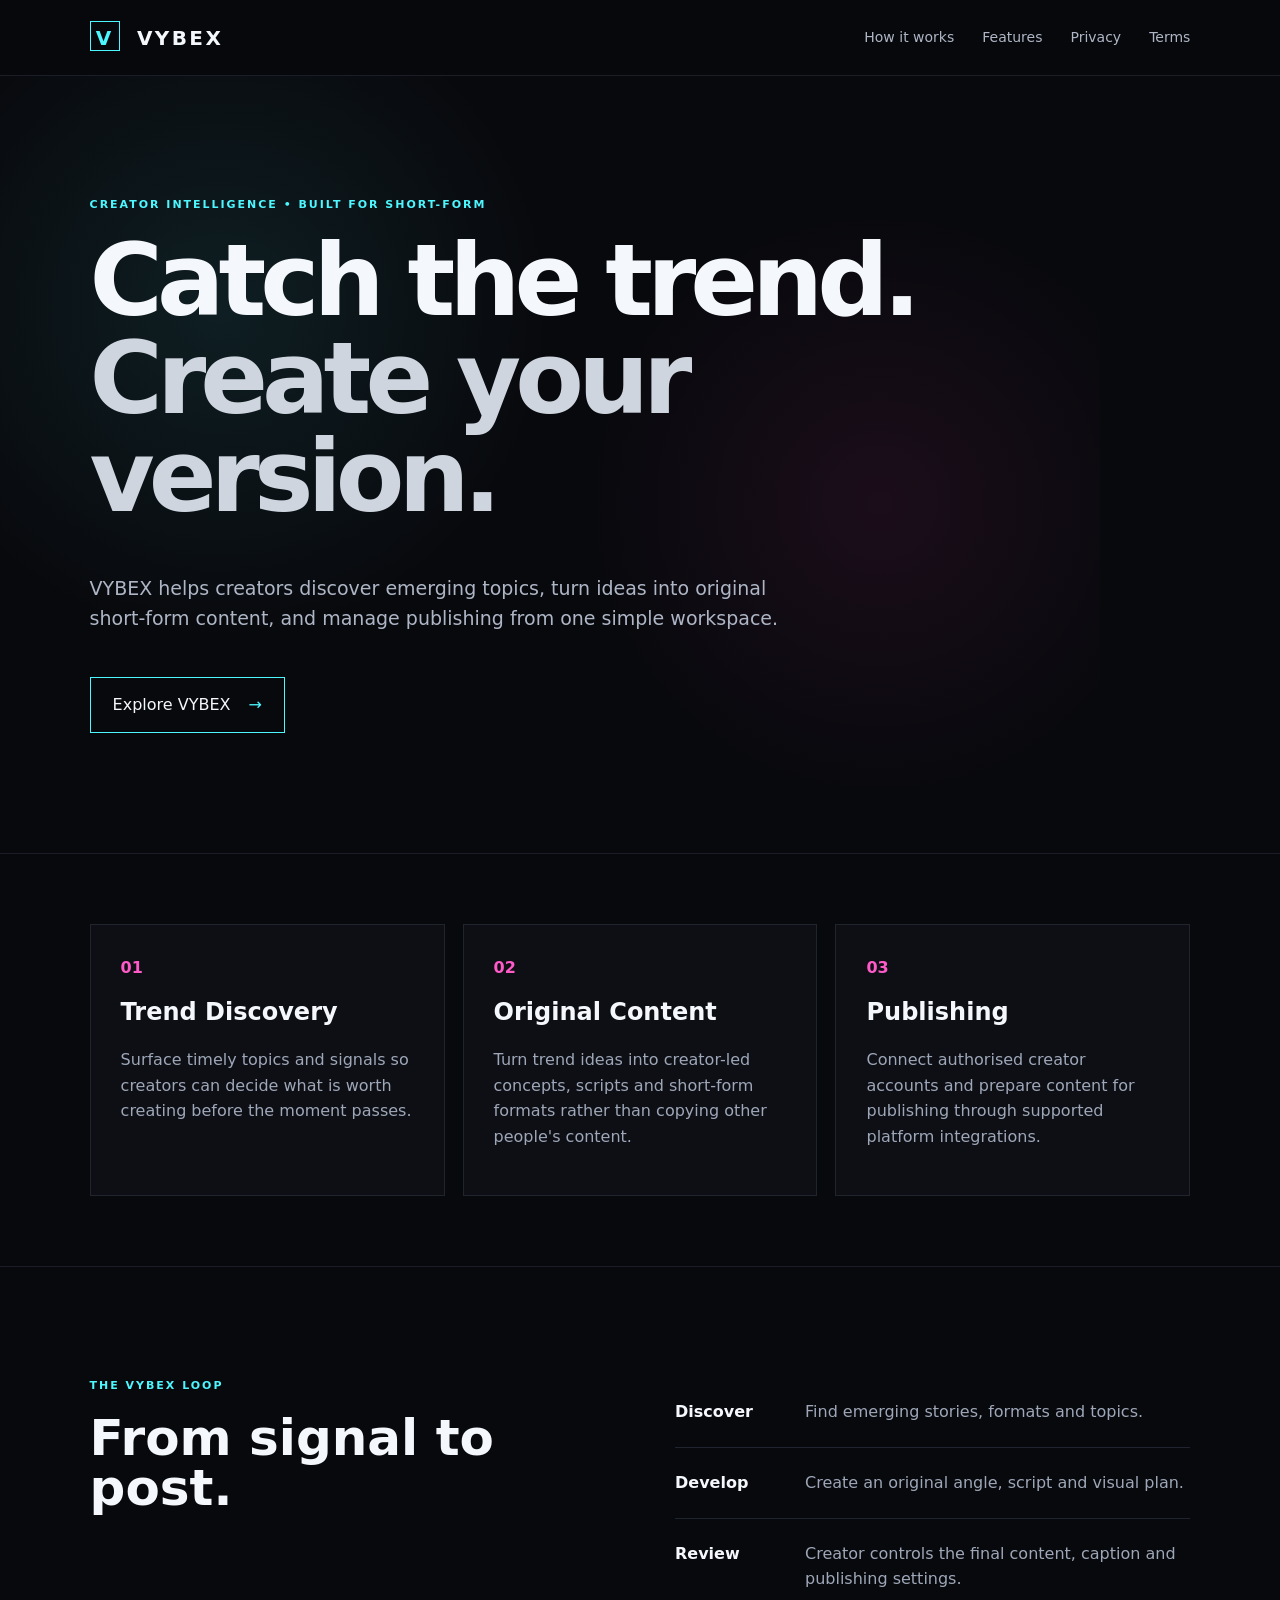
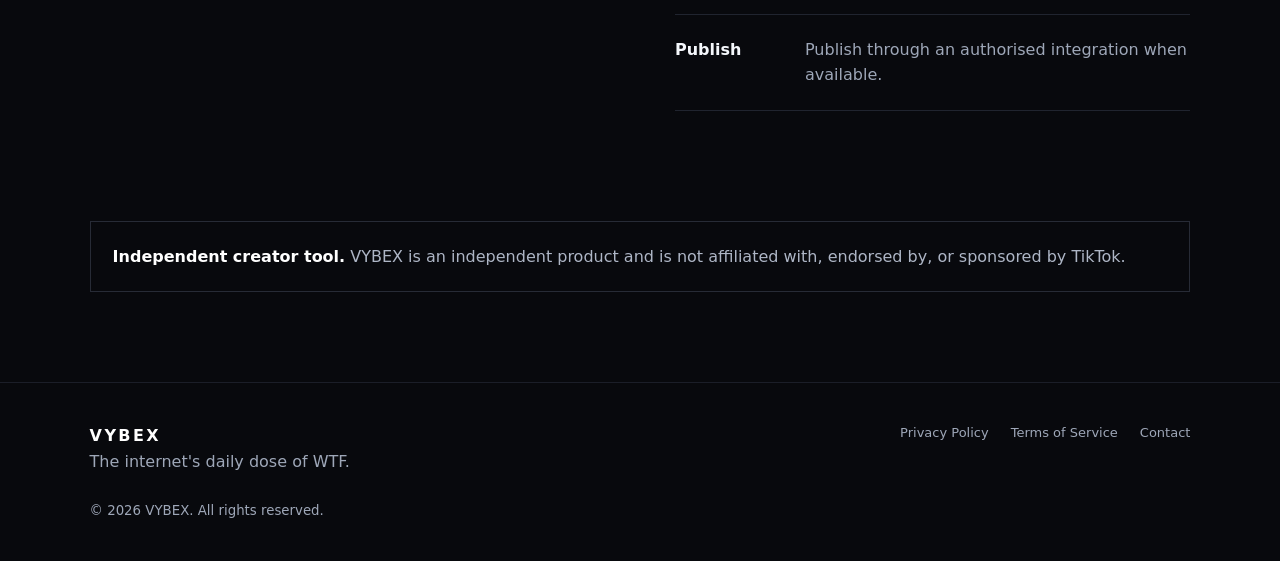
<file: index.html>
<!doctype html><html lang="en"><head><meta charset="utf-8"><meta name="viewport" content="width=device-width,initial-scale=1"><title>VYBEX — Trend-powered content for creators</title><meta name="description" content="VYBEX helps creators discover trends, develop original short-form content, and manage publishing."><link rel="stylesheet" href="styles.css"></head><body>
<header class="nav"><a class="brand" href="index.html"><span>V</span> VYBEX</a><nav><a href="#how">How it works</a><a href="#features">Features</a><a href="privacy.html">Privacy</a><a href="terms.html">Terms</a></nav></header>
<main><section class="hero"><div class="badge">CREATOR INTELLIGENCE • BUILT FOR SHORT-FORM</div><h1>Catch the trend.<br><em>Create your version.</em></h1><p>VYBEX helps creators discover emerging topics, turn ideas into original short-form content, and manage publishing from one simple workspace.</p><a class="cta" href="#how">Explore VYBEX <span>→</span></a></section>
<section id="features" class="cards"><article><div class="icon">01</div><h2>Trend Discovery</h2><p>Surface timely topics and signals so creators can decide what is worth creating before the moment passes.</p></article><article><div class="icon">02</div><h2>Original Content</h2><p>Turn trend ideas into creator-led concepts, scripts and short-form formats rather than copying other people's content.</p></article><article><div class="icon">03</div><h2>Publishing</h2><p>Connect authorised creator accounts and prepare content for publishing through supported platform integrations.</p></article></section>
<section id="how" class="how"><div><div class="badge">THE VYBEX LOOP</div><h2>From signal to post.</h2></div><ol><li><b>Discover</b><span>Find emerging stories, formats and topics.</span></li><li><b>Develop</b><span>Create an original angle, script and visual plan.</span></li><li><b>Review</b><span>Creator controls the final content, caption and publishing settings.</span></li><li><b>Publish</b><span>Publish through an authorised integration when available.</span></li></ol></section>
<section class="disclaimer"><strong>Independent creator tool.</strong> VYBEX is an independent product and is not affiliated with, endorsed by, or sponsored by TikTok.</section></main>
<footer><div><strong>VYBEX</strong><span>The internet's daily dose of WTF.</span></div><div class="footerlinks"><a href="privacy.html">Privacy Policy</a><a href="terms.html">Terms of Service</a><a href="contact.html">Contact</a></div><small>© 2026 VYBEX. All rights reserved.</small></footer></body></html>
</file>
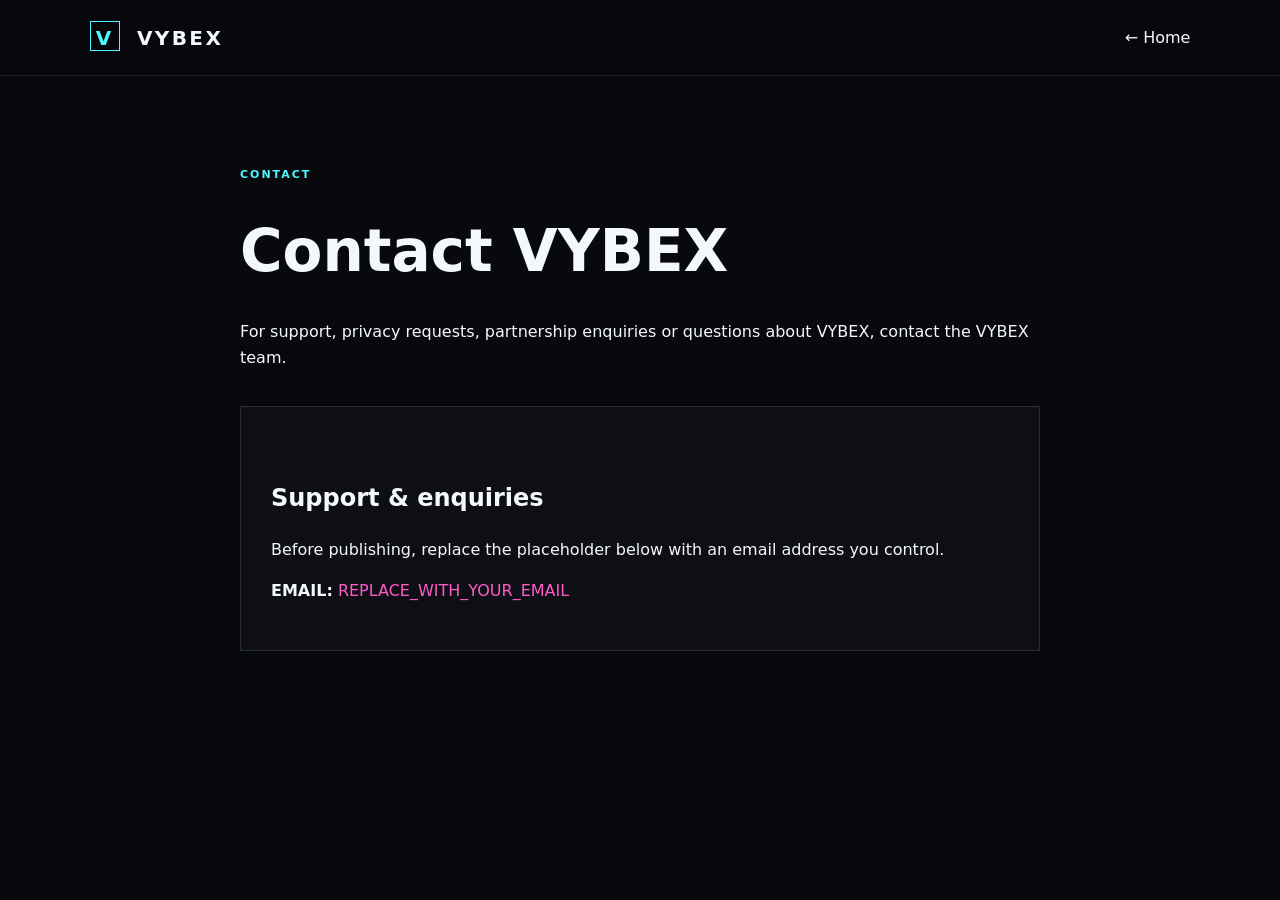
<file: contact.html>
<!doctype html><html lang="en"><head><meta charset="utf-8"><meta name="viewport" content="width=device-width,initial-scale=1"><title>Contact — VYBEX</title><link rel="stylesheet" href="styles.css"></head><body class="legal"><header class="nav"><a class="brand" href="index.html"><span>V</span> VYBEX</a><a href="index.html">← Home</a></header><main class="legalmain"><div class="badge">CONTACT</div><h1>Contact VYBEX</h1><p>For support, privacy requests, partnership enquiries or questions about VYBEX, contact the VYBEX team.</p><div class="contactbox"><h2>Support & enquiries</h2><p>Before publishing, replace the placeholder below with an email address you control.</p><p><strong>EMAIL:</strong> <span class="placeholder">REPLACE_WITH_YOUR_EMAIL</span></p></div></main></body></html>
</file>
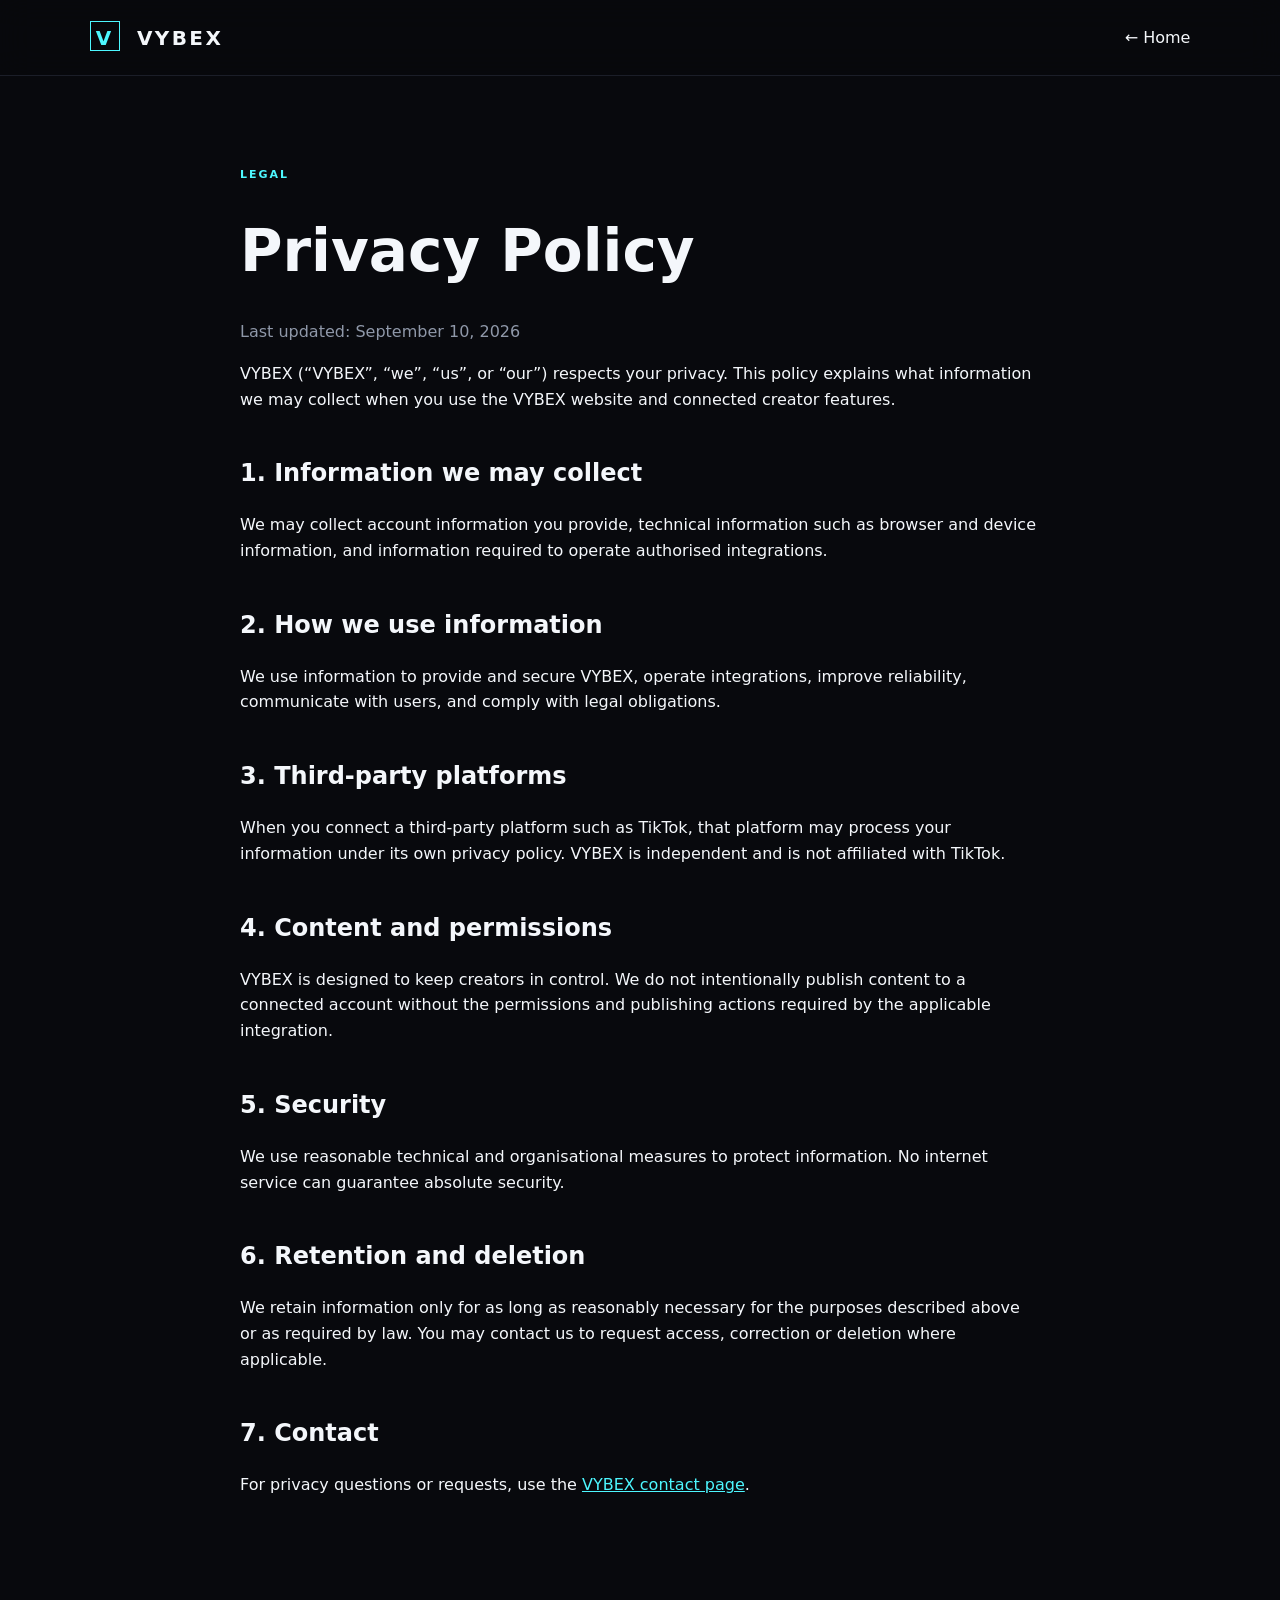
<file: privacy.html>
<!doctype html><html lang="en"><head><meta charset="utf-8"><meta name="viewport" content="width=device-width,initial-scale=1"><title>Privacy Policy — VYBEX</title><link rel="stylesheet" href="styles.css"></head><body class="legal"><header class="nav"><a class="brand" href="index.html"><span>V</span> VYBEX</a><a href="index.html">← Home</a></header><main class="legalmain"><div class="badge">LEGAL</div><h1>Privacy Policy</h1><p class="updated">Last updated: September 10, 2026</p><p>VYBEX (“VYBEX”, “we”, “us”, or “our”) respects your privacy. This policy explains what information we may collect when you use the VYBEX website and connected creator features.</p><h2>1. Information we may collect</h2><p>We may collect account information you provide, technical information such as browser and device information, and information required to operate authorised integrations.</p><h2>2. How we use information</h2><p>We use information to provide and secure VYBEX, operate integrations, improve reliability, communicate with users, and comply with legal obligations.</p><h2>3. Third-party platforms</h2><p>When you connect a third-party platform such as TikTok, that platform may process your information under its own privacy policy. VYBEX is independent and is not affiliated with TikTok.</p><h2>4. Content and permissions</h2><p>VYBEX is designed to keep creators in control. We do not intentionally publish content to a connected account without the permissions and publishing actions required by the applicable integration.</p><h2>5. Security</h2><p>We use reasonable technical and organisational measures to protect information. No internet service can guarantee absolute security.</p><h2>6. Retention and deletion</h2><p>We retain information only for as long as reasonably necessary for the purposes described above or as required by law. You may contact us to request access, correction or deletion where applicable.</p><h2>7. Contact</h2><p>For privacy questions or requests, use the <a href="contact.html">VYBEX contact page</a>.</p></main></body></html>
</file>
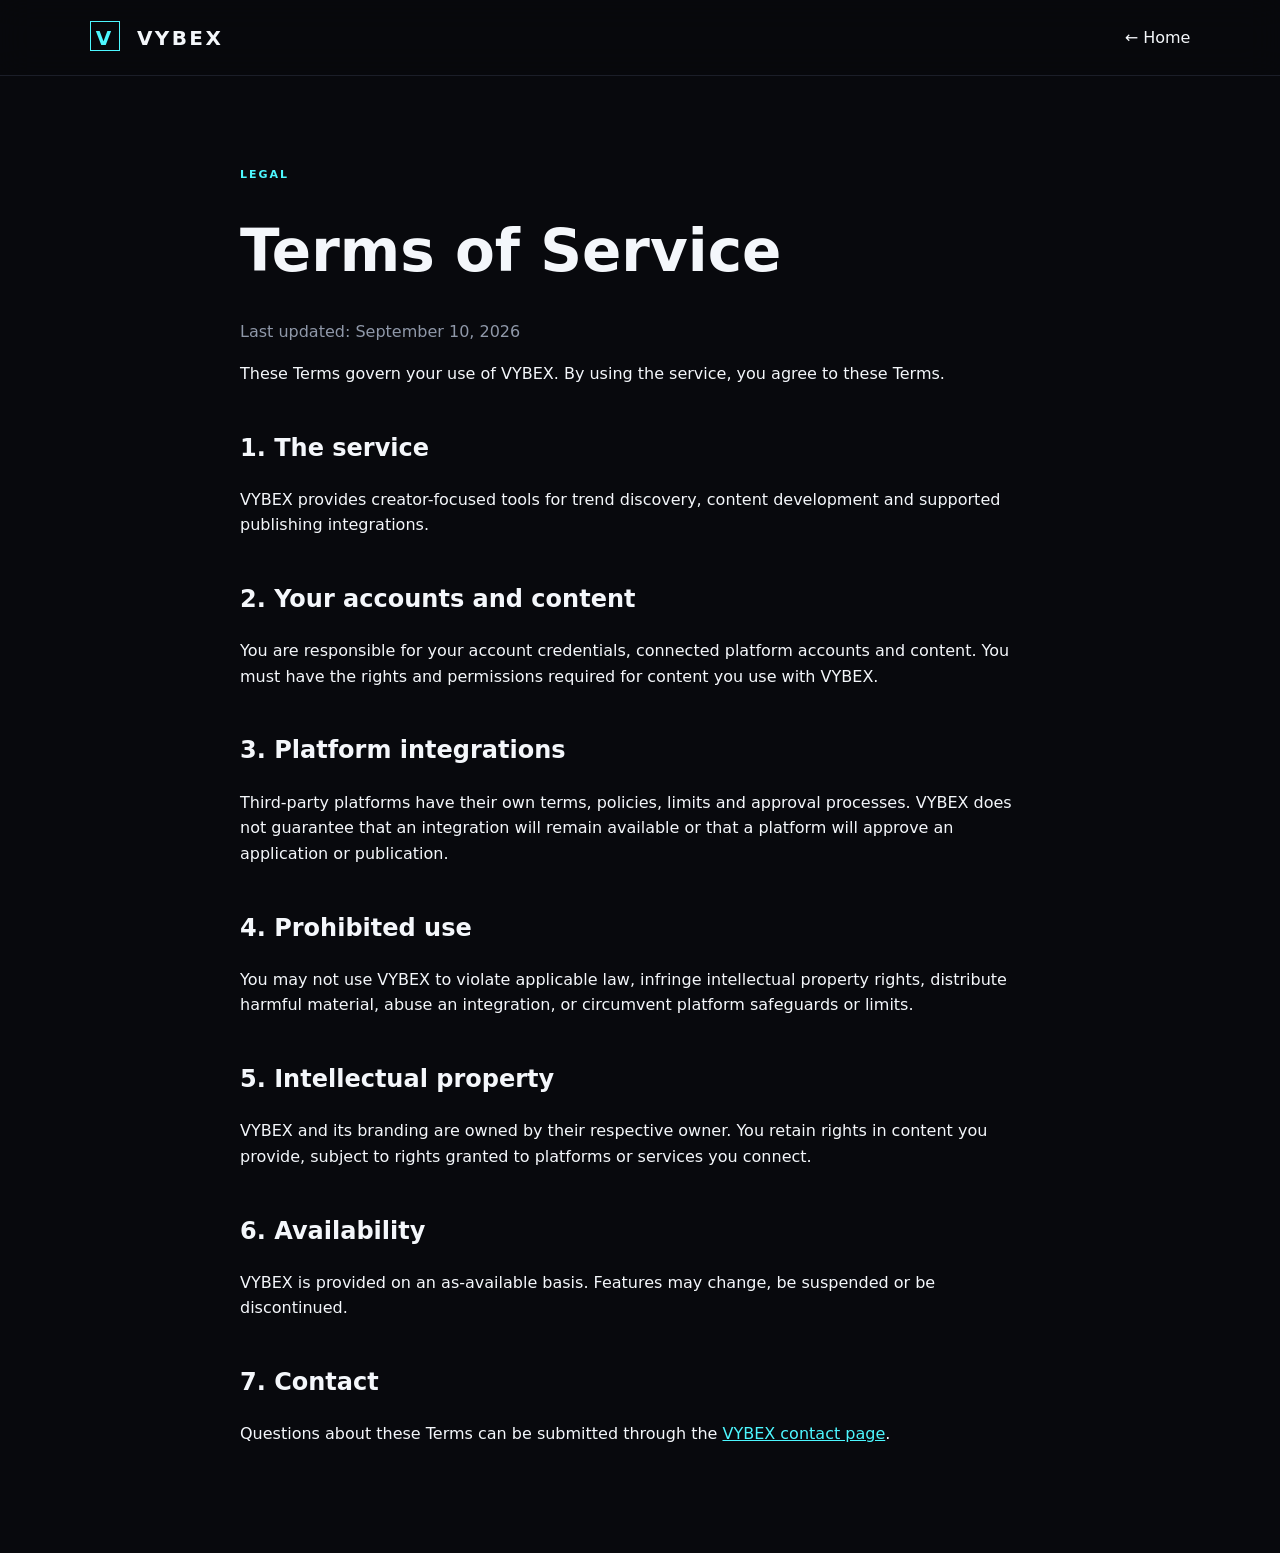
<file: terms.html>
<!doctype html><html lang="en"><head><meta charset="utf-8"><meta name="viewport" content="width=device-width,initial-scale=1"><title>Terms of Service — VYBEX</title><link rel="stylesheet" href="styles.css"></head><body class="legal"><header class="nav"><a class="brand" href="index.html"><span>V</span> VYBEX</a><a href="index.html">← Home</a></header><main class="legalmain"><div class="badge">LEGAL</div><h1>Terms of Service</h1><p class="updated">Last updated: September 10, 2026</p><p>These Terms govern your use of VYBEX. By using the service, you agree to these Terms.</p><h2>1. The service</h2><p>VYBEX provides creator-focused tools for trend discovery, content development and supported publishing integrations.</p><h2>2. Your accounts and content</h2><p>You are responsible for your account credentials, connected platform accounts and content. You must have the rights and permissions required for content you use with VYBEX.</p><h2>3. Platform integrations</h2><p>Third-party platforms have their own terms, policies, limits and approval processes. VYBEX does not guarantee that an integration will remain available or that a platform will approve an application or publication.</p><h2>4. Prohibited use</h2><p>You may not use VYBEX to violate applicable law, infringe intellectual property rights, distribute harmful material, abuse an integration, or circumvent platform safeguards or limits.</p><h2>5. Intellectual property</h2><p>VYBEX and its branding are owned by their respective owner. You retain rights in content you provide, subject to rights granted to platforms or services you connect.</p><h2>6. Availability</h2><p>VYBEX is provided on an as-available basis. Features may change, be suspended or be discontinued.</p><h2>7. Contact</h2><p>Questions about these Terms can be submitted through the <a href="contact.html">VYBEX contact page</a>.</p></main></body></html>
</file>
<file: styles.css>
*{box-sizing:border-box}html{scroll-behavior:smooth}body{margin:0;background:#08090d;color:#f4f7fb;font-family:Inter,system-ui,sans-serif;line-height:1.6}a{color:inherit;text-decoration:none}.nav{height:76px;display:flex;align-items:center;justify-content:space-between;padding:0 7vw;border-bottom:1px solid #1b1e28;position:sticky;top:0;background:rgba(8,9,13,.92);backdrop-filter:blur(16px);z-index:5}.brand{font-weight:900;letter-spacing:.12em;font-size:20px}.brand span{display:inline-grid;place-items:center;width:30px;height:30px;margin-right:8px;border:1px solid #4df7ff;color:#4df7ff}.nav nav{display:flex;gap:28px;color:#aeb6c6;font-size:14px}.nav nav a:hover,.footerlinks a:hover{color:#4df7ff}.hero{min-height:640px;padding:120px 7vw;display:flex;flex-direction:column;justify-content:center;max-width:1100px;background:radial-gradient(circle at 20% 30%,rgba(77,247,255,.09),transparent 32%),radial-gradient(circle at 80% 55%,rgba(255,65,181,.08),transparent 30%)}.badge{font-size:11px;letter-spacing:.18em;color:#4df7ff;font-weight:800;margin-bottom:18px}.hero h1{font-size:clamp(52px,8vw,100px);line-height:.98;margin:0 0 28px;letter-spacing:-.06em}.hero h1 em{font-style:normal;color:#cfd5df}.hero p{max-width:700px;color:#aeb6c6;font-size:19px}.cta{display:inline-flex;gap:18px;margin-top:25px;width:max-content;padding:14px 22px;border:1px solid #4df7ff}.cta span{color:#4df7ff}.cards{display:grid;grid-template-columns:repeat(3,1fr);gap:18px;padding:70px 7vw;border-top:1px solid #1b1e28;border-bottom:1px solid #1b1e28}.cards article{padding:30px;border:1px solid #20242f;background:#0d0f15}.icon{color:#ff5ac8;font-weight:900}.cards h2{margin:12px 0}.cards p,.how span{color:#9ea7b8}.how{padding:110px 7vw;display:grid;grid-template-columns:1fr 1fr;gap:70px}.how h2{font-size:50px;line-height:1;margin-top:0}.how ol{margin:0;padding:0;list-style:none}.how li{display:grid;grid-template-columns:110px 1fr;gap:20px;padding:22px 0;border-bottom:1px solid #20242f}.disclaimer{margin:0 7vw 90px;padding:22px;border:1px solid #272b36;color:#aeb6c6}.disclaimer strong{color:#fff}footer{border-top:1px solid #1b1e28;padding:40px 7vw;display:grid;grid-template-columns:1fr 1fr;gap:25px;color:#9ea7b8}footer strong{display:block;color:#fff;letter-spacing:.15em}.footerlinks{display:flex;justify-content:flex-end;gap:22px;font-size:13px}.legalmain{max-width:850px;margin:auto;padding:90px 25px}.legalmain h1{font-size:58px;line-height:1}.legalmain h2{margin-top:42px}.updated{color:#8f98a9}.legalmain a{text-decoration:underline;color:#4df7ff}.contactbox{margin-top:35px;padding:30px;border:1px solid #292d38;background:#0d0f15}.placeholder{color:#ff5ac8}@media(max-width:760px){.nav{padding:0 5vw}.nav nav{display:none}.hero{padding:90px 5vw}.hero h1{font-size:56px}.cards,.how{grid-template-columns:1fr;padding:55px 5vw}.disclaimer{margin:0 5vw 60px}footer{padding:35px 5vw;grid-template-columns:1fr}.footerlinks{justify-content:flex-start;flex-wrap:wrap}.legalmain{padding:60px 20px}.legalmain h1{font-size:45px}}
</file>
